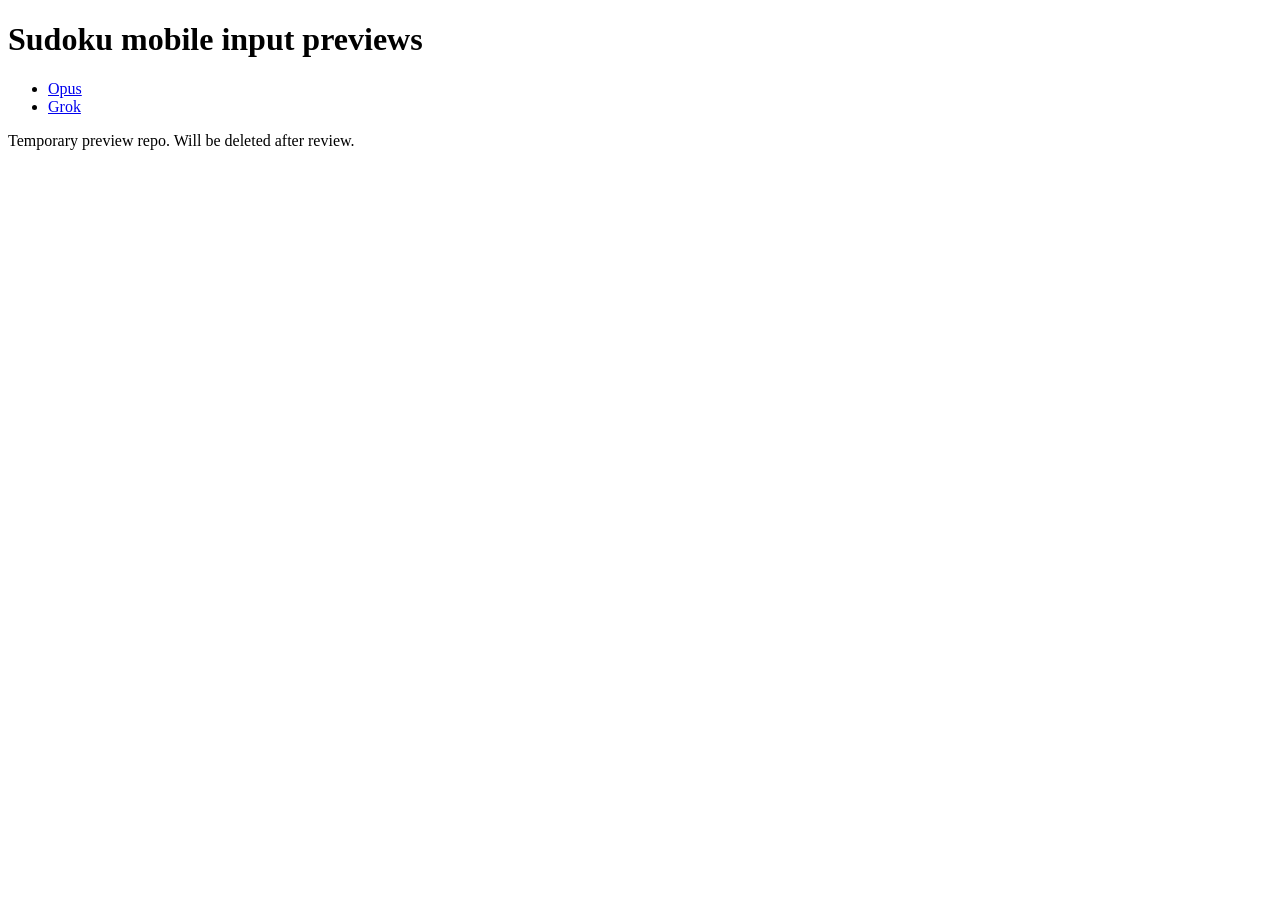
<file: index.html>
<!doctype html><meta charset="utf-8"><meta name="viewport" content="width=device-width,initial-scale=1"><title>Sudoku preview</title>
<h1>Sudoku mobile input previews</h1><ul><li><a href="opus/">Opus</a></li><li><a href="grok/">Grok</a></li></ul>
<p>Temporary preview repo. Will be deleted after review.</p>
</file>
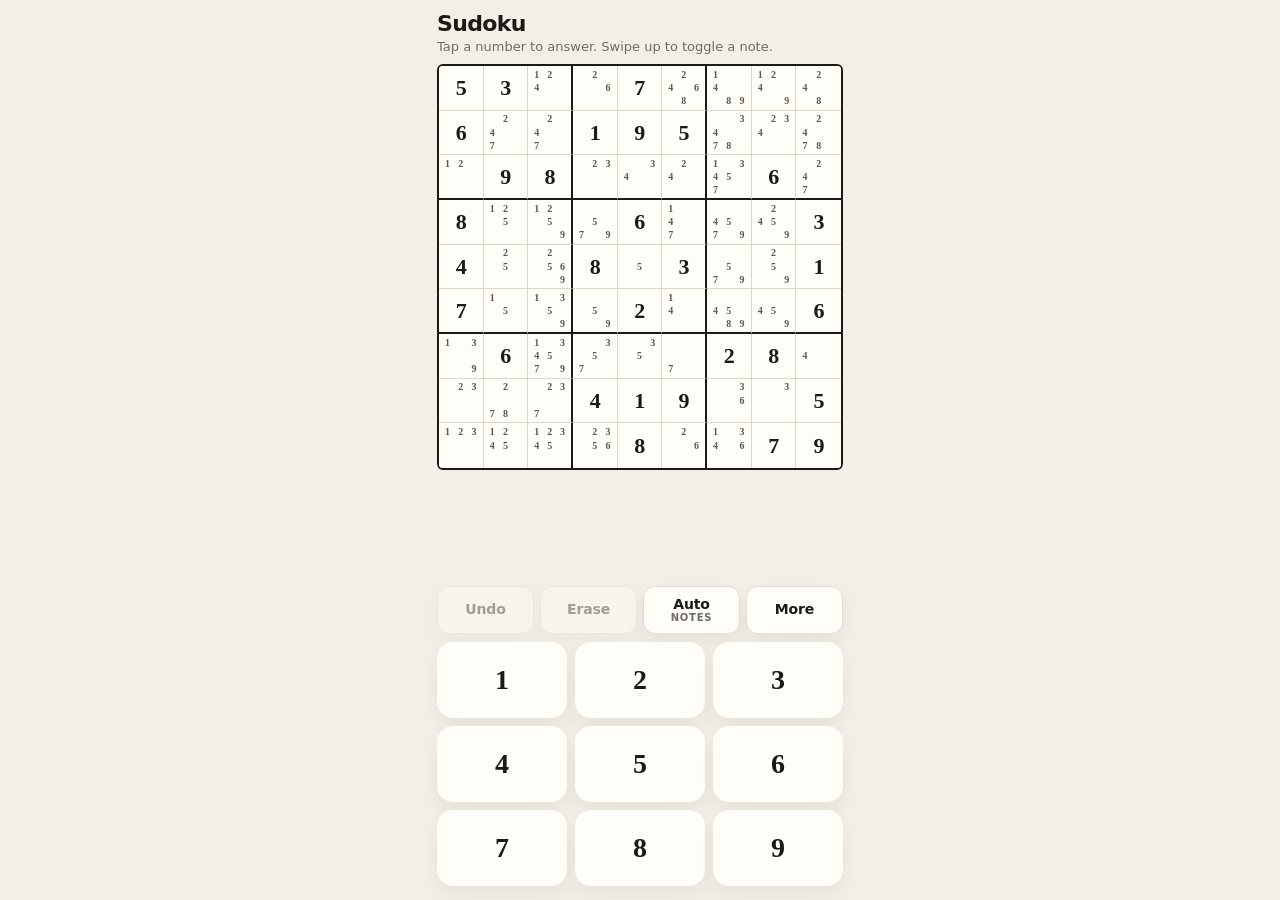
<file: grok/index.html>
<!DOCTYPE html>
<html lang="en">
  <head>
    <meta charset="UTF-8" />
    <meta name="viewport" content="width=device-width, initial-scale=1, viewport-fit=cover" />
    <title>Sudoku</title>
    <link rel="stylesheet" href="styles.css" />
  </head>
  <body>
    <div class="app">
      <header>
        <h1>Sudoku</h1>
        <p class="hint">Tap a number to answer. Swipe up to toggle a note.</p>
      </header>
      <div id="board" class="board" role="grid" aria-label="Sudoku board"></div>
      <div class="spacer" aria-hidden="true"></div>
      <div class="tools" role="toolbar" aria-label="Tools">
        <button type="button" class="tool" id="undo" disabled>
          <span class="tool-label">Undo</span>
        </button>
        <button type="button" class="tool" id="erase" disabled>
          <span class="tool-label">Erase</span>
        </button>
        <button type="button" class="tool mode" id="mode" data-mode="auto" aria-pressed="true">
          <span class="tool-label" id="mode-label">Auto</span>
          <span class="tool-sub">notes</span>
        </button>
        <button type="button" class="tool" id="more" aria-expanded="false" aria-controls="sheet">
          <span class="tool-label">More</span>
        </button>
      </div>
      <div id="keys" class="keys" aria-label="Digits"></div>
    </div>

    <div id="sheet" class="sheet" hidden>
      <div class="sheet-card" role="dialog" aria-modal="true" aria-labelledby="sheet-title">
        <h2 id="sheet-title">More</h2>
        <label class="switch-row">
          <input type="checkbox" id="cue-toggle" checked />
          <span class="switch-ui" aria-hidden="true"></span>
          <span class="switch-copy">
            <span class="switch-name">Single-candidate cue</span>
            <span class="switch-help">When a cell has one candidate left, that small digit flashes green for a moment every 15 seconds. It uses your notes, never the solution.</span>
          </span>
        </label>
        <button type="button" class="sheet-done" id="sheet-close">Done</button>
      </div>
    </div>

    <div id="finger" class="finger" hidden></div>
    <script src="app.js"></script>
  </body>
</html>
</file>
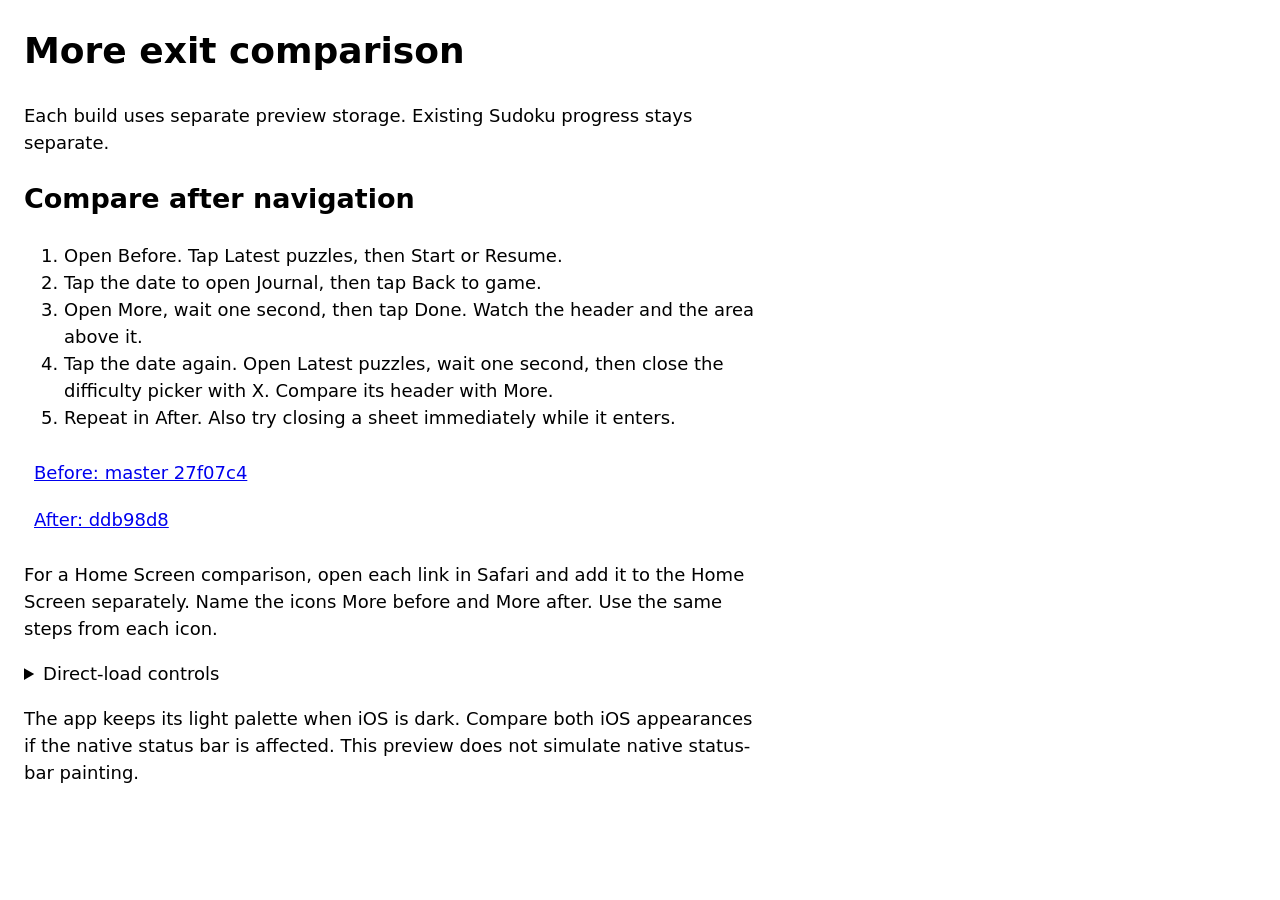
<file: more-exit-r2/index.html>
<!doctype html><html lang="en"><meta name="viewport" content="width=device-width,initial-scale=1,viewport-fit=cover"><title>More exit: iPhone comparison</title><style>body{font:18px system-ui;max-width:46rem;margin:24px;line-height:1.5}a{display:block;padding:10px}</style><h1>More exit comparison</h1><p>Each build uses separate preview storage. Existing Sudoku progress stays separate.</p><h2>Compare after navigation</h2><ol><li>Open Before. Tap Latest puzzles, then Start or Resume.</li><li>Tap the date to open Journal, then tap Back to game.</li><li>Open More, wait one second, then tap Done. Watch the header and the area above it.</li><li>Tap the date again. Open Latest puzzles, wait one second, then close the difficulty picker with X. Compare its header with More.</li><li>Repeat in After. Also try closing a sheet immediately while it enters.</li></ol><a href="master/">Before: master 27f07c4</a><a href="head/">After: ddb98d8</a><p>For a Home Screen comparison, open each link in Safari and add it to the Home Screen separately. Name the icons More before and More after. Use the same steps from each icon.</p><details><summary>Direct-load controls</summary><p>A direct page load has no incoming view animation. These controls preserve that path. Use the navigation steps above to reproduce the header difference.</p><a href="master/?shot=1&amp;freeze">Before: board fixture</a><a href="head/?shot=1&amp;freeze">After: board fixture</a></details><p>The app keeps its light palette when iOS is dark. Compare both iOS appearances if the native status bar is affected. This preview does not simulate native status-bar painting.</p></html>
</file>
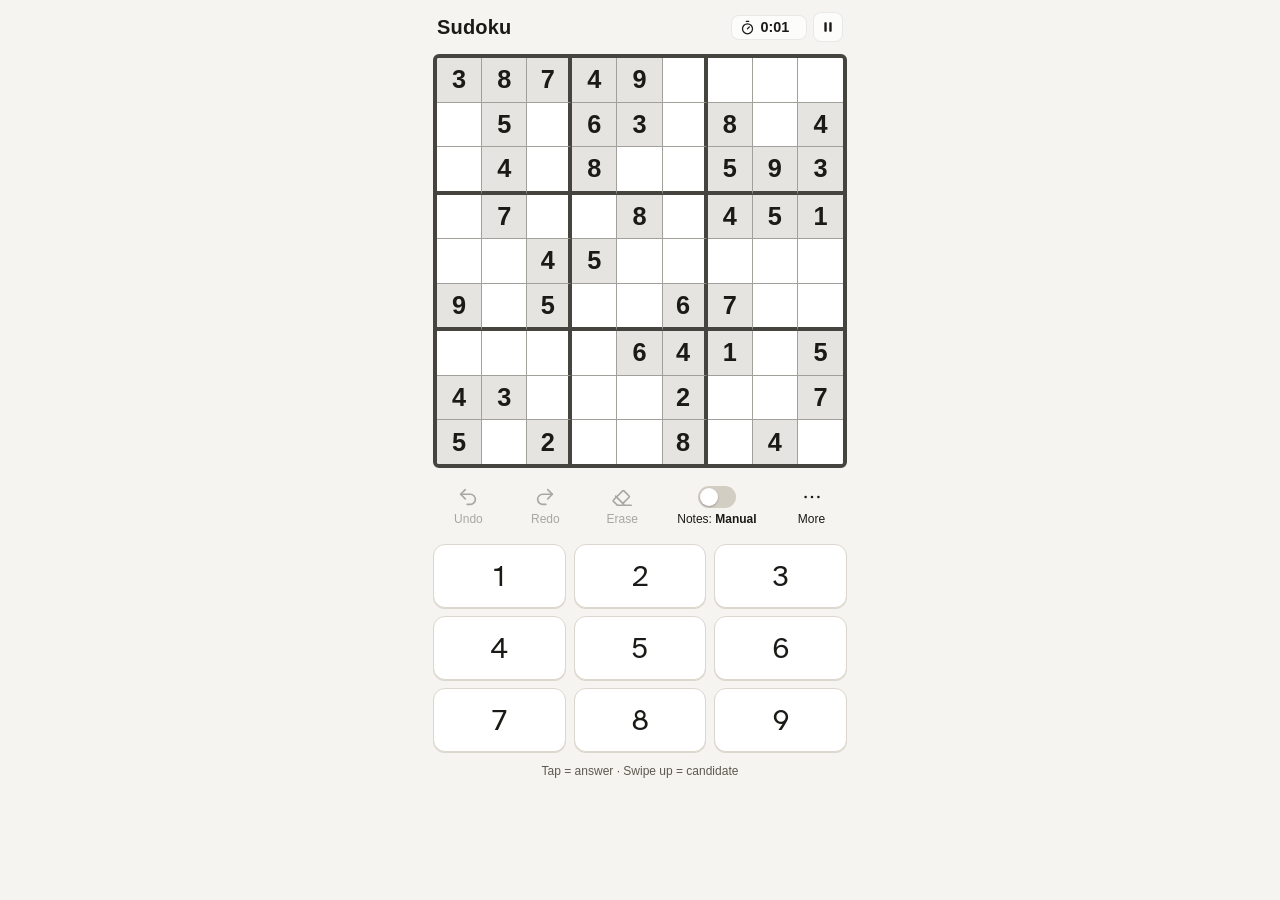
<file: opus/index.html>
<!doctype html>
<html lang="en">
<head>
  <meta charset="utf-8" />
  <meta name="viewport" content="width=device-width, initial-scale=1, viewport-fit=cover" />
  <title>Sudoku — mobile input prototype</title>
  <link rel="stylesheet" href="style.css" />
</head>
<body>
  <main class="app">
    <header class="top">
      <h1>Sudoku</h1>
      <div class="clock">
        <div class="timer" id="timer">
          <svg class="timer-icon" viewBox="0 0 24 24" aria-hidden="true">
            <line x1="10" x2="14" y1="2" y2="2" />
            <line x1="12" x2="15" y1="14" y2="11" />
            <circle cx="12" cy="14" r="8" />
          </svg>
          <span class="time" id="time" role="timer" aria-label="Elapsed time">0:00</span>
        </div>
        <button class="pause" id="pause" type="button" aria-label="Pause" aria-pressed="false">
          <svg class="icon-pause" viewBox="0 0 24 24" aria-hidden="true"><rect x="6.5" y="5" width="3.6" height="14" rx="1" /><rect x="13.9" y="5" width="3.6" height="14" rx="1" /></svg>
          <svg class="icon-play" viewBox="0 0 24 24" aria-hidden="true"><path d="M8 5.6v12.8a1 1 0 0 0 1.5.86l10.2-6.4a1 1 0 0 0 0-1.72L9.5 4.74A1 1 0 0 0 8 5.6Z" /></svg>
        </button>
      </div>
    </header>

    <div class="board-wrap">
      <div class="board" id="board" role="grid" aria-label="Sudoku board"></div>
      <div class="undo-ring" id="undo-ring" aria-hidden="true"></div>
      <div class="paused-cover" id="paused-cover" hidden>
        <p class="paused-label">Paused</p>
        <p class="paused-time" id="paused-time">0:00</p>
        <button type="button" class="resume" id="resume">Resume</button>
      </div>
    </div>

    <div class="tools" role="toolbar" aria-label="Tools">
      <button class="tool" id="undo" type="button" aria-label="Undo">
        <svg viewBox="0 0 24 24" aria-hidden="true"><path d="M9 14 4 9l5-5" /><path d="M4 9h10.5a5.5 5.5 0 0 1 0 11H11" /></svg>
        <span>Undo</span>
      </button>
      <button class="tool" id="redo" type="button" aria-label="Redo">
        <svg viewBox="0 0 24 24" aria-hidden="true"><path d="m15 14 5-5-5-5" /><path d="M20 9H9.5a5.5 5.5 0 0 0 0 11H13" /></svg>
        <span>Redo</span>
      </button>
      <button class="tool" id="erase" type="button" aria-label="Erase">
        <svg viewBox="0 0 24 24" aria-hidden="true"><path d="m7 21-4.3-4.3a1 1 0 0 1 0-1.4l10-10a1 1 0 0 1 1.4 0l5.6 5.6a1 1 0 0 1 0 1.4L13 19" /><path d="M22 21H7" /><path d="m5 11 9 9" /></svg>
        <span>Erase</span>
      </button>
      <button class="tool notes-switch" id="notes-mode" type="button" role="switch" aria-checked="false" aria-label="Auto notes">
        <span class="switch" aria-hidden="true"><span class="knob"></span></span>
        <span class="notes-label">Notes: <b id="notes-mode-label">Manual</b></span>
      </button>
      <button class="tool" id="more" type="button" aria-label="More" aria-haspopup="dialog">
        <svg viewBox="0 0 24 24" aria-hidden="true"><circle cx="5" cy="12" r="1.4" /><circle cx="12" cy="12" r="1.4" /><circle cx="19" cy="12" r="1.4" /></svg>
        <span>More</span>
      </button>
    </div>

    <div class="keypad" id="keypad" aria-label="Number keypad"></div>
    <p class="hint">Tap = answer · Swipe up = candidate</p>
  </main>

  <div class="sheet-backdrop" id="sheet-backdrop" hidden></div>
  <section class="sheet" id="sheet" role="dialog" aria-label="More options" hidden>
    <h2>Options</h2>
    <div class="row" id="opt-single-row">
      <span>
        <b id="opt-single-title">Single-candidate cue</b>
        <small id="opt-single-desc">Flash lone candidates every 30s</small>
        <small class="only-auto" id="opt-single-hint">Only available with Auto notes</small>
      </span>
      <button type="button" class="opt-switch" id="opt-single" role="switch" aria-checked="true"
        aria-labelledby="opt-single-title" aria-describedby="opt-single-desc opt-single-hint">
        <span class="switch" aria-hidden="true"><span class="knob"></span></span>
      </button>
    </div>
    <button type="button" class="row-btn primary" id="sheet-close">Done</button>
    <button type="button" class="text-btn" id="opt-reset">Restart puzzle</button>
  </section>

  <div class="confirm-backdrop" id="confirm-backdrop" hidden></div>
  <section class="confirm" id="confirm-restart" role="alertdialog" aria-modal="true"
    aria-labelledby="confirm-title" aria-describedby="confirm-body" hidden>
    <h2 id="confirm-title">Restart puzzle?</h2>
    <p id="confirm-body">Your progress will be lost.</p>
    <div class="confirm-actions">
      <button type="button" class="row-btn" id="confirm-cancel">Cancel</button>
      <button type="button" class="row-btn danger" id="confirm-ok">Restart</button>
    </div>
  </section>

  <script type="module" src="app.js"></script>
</body>
</html>
</file>
<file: grok/styles.css>
:root {
  --paper: #f3efe6;
  --card: #fffdf8;
  --ink: #1c1917;
  --blue: #1d4e89;
  --blue-soft: #d9e6f5;
  --peer: #e7eef6;
  --same: #f6e4c6;
  --red: #dc2626;
  --red-soft: #fdecec;
  --green: #15803d;
  --green-soft: #e5f6ea;
  --line: #ddd6c8;
  --muted: #6f6a64;
  --shadow: 0 8px 20px rgba(28, 25, 23, 0.06);
  color-scheme: light;
  font-family: "Avenir Next", "Segoe UI", system-ui, sans-serif;
}

* { box-sizing: border-box; }

html, body {
  margin: 0;
  height: 100%;
  background: var(--paper);
  color: var(--ink);
  overflow: hidden;
  overscroll-behavior: none;
}

body {
  user-select: none;
  -webkit-user-select: none;
  -webkit-tap-highlight-color: transparent;
}

button, input { font: inherit; color: inherit; }

.app {
  height: 100%;
  max-width: 430px;
  margin: 0 auto;
  padding: 12px 12px 14px;
  display: flex;
  flex-direction: column;
  gap: 8px;
}

header { flex: none; }

h1 {
  margin: 0;
  font-size: 22px;
  line-height: 1.1;
  font-weight: 650;
  letter-spacing: -0.03em;
}

.hint {
  margin: 3px 0 0;
  color: var(--muted);
  font-size: 13px;
  line-height: 1.3;
}

.board {
  flex: none;
  width: 100%;
  aspect-ratio: 1;
  display: grid;
  grid-template-columns: repeat(9, 1fr);
  grid-template-rows: repeat(9, 1fr);
  border: 2px solid var(--ink);
  border-radius: 6px;
  overflow: hidden;
  background: var(--card);
}

.spacer { flex: 1 1 8px; min-height: 8px; }

.cell {
  position: relative;
  min-width: 0;
  min-height: 0;
  padding: 0;
  border: 0;
  border-right: 1px solid var(--line);
  border-bottom: 1px solid var(--line);
  background: var(--card);
  cursor: pointer;
  border-radius: 0;
}

.cell.c2, .cell.c5 { border-right: 2px solid var(--ink); }
.cell.r2, .cell.r5 { border-bottom: 2px solid var(--ink); }
.cell.c8 { border-right: none; }
.cell.r8 { border-bottom: none; }

.cell.peer { background: var(--peer); }
.cell.same { background: var(--same); }
.cell.conflict { background: var(--red-soft); }
.cell.selected {
  background: var(--blue-soft);
  box-shadow: inset 0 0 0 2px var(--blue);
}
.cell.selected.conflict { background: var(--red-soft); }

.value {
  position: absolute;
  inset: 0;
  display: none;
  align-items: center;
  justify-content: center;
  font-family: Georgia, "Iowan Old Style", "Palatino Linotype", serif;
  font-size: 22px;
  font-weight: 600;
  font-variant-numeric: tabular-nums;
  letter-spacing: -0.03em;
}

.cell.has-value .value { display: flex; }
.cell.given .value { color: var(--ink); font-weight: 700; }
.cell.entry .value { color: var(--blue); }
.cell.conflict .value { color: var(--red); }

.notes {
  position: absolute;
  inset: 2px;
  display: grid;
  grid-template-columns: repeat(3, 1fr);
  grid-template-rows: repeat(3, 1fr);
  overflow: visible;
}

.cell.has-value .notes { visibility: hidden; }

.note {
  display: flex;
  align-items: center;
  justify-content: center;
  font-family: Georgia, "Iowan Old Style", "Palatino Linotype", serif;
  font-size: 10px;
  line-height: 1;
  font-weight: 600;
  color: transparent;
  font-variant-numeric: tabular-nums;
  border-radius: 2px;
}

.note.on { color: #5c564f; }
.cell.selected .note.on { color: var(--blue); }
.note.on.cue,
.cell.selected .note.on.cue {
  background: rgba(34, 197, 94, 0.2);
  color: #15803d;
  border: 2px solid #22c55e;
  border-radius: 4px;
  font-weight: 600;
  animation: pulse-glow 2s ease-in-out infinite;
  position: relative;
  z-index: 3;
}
.note.preview { color: rgba(29, 78, 137, 0.42); }
.note.preview-remove { opacity: 0.28; }
.note.arriving { color: transparent; }

.note.flash {
  animation: note-flash 180ms ease-out;
}

.dot {
  display: none;
  position: absolute;
  width: 5px;
  height: 5px;
  right: 2px;
  bottom: 2px;
  border-radius: 50%;
  background: var(--red);
  animation: none;
  pointer-events: none;
}

.cell.conflict .dot { display: block; }

.tools {
  flex: none;
  display: grid;
  grid-template-columns: repeat(4, 1fr);
  gap: 6px;
}

.tool {
  height: 48px;
  border: 1px solid #e4ddd0;
  border-radius: 12px;
  background: var(--card);
  box-shadow: var(--shadow);
  display: flex;
  flex-direction: column;
  align-items: center;
  justify-content: center;
  gap: 1px;
  cursor: pointer;
  padding: 0 4px;
}

.tool:disabled { opacity: 0.38; cursor: default; }

.tool-label {
  font-size: 14px;
  font-weight: 650;
  letter-spacing: -0.01em;
  line-height: 1.1;
}

.tool-sub {
  font-size: 10px;
  font-weight: 650;
  letter-spacing: 0.08em;
  text-transform: uppercase;
  color: var(--muted);
  line-height: 1;
}

.tool.mode[data-mode="manual"] {
  background: var(--blue);
  border-color: var(--blue);
  color: white;
}

.tool.mode[data-mode="manual"] .tool-sub { color: rgba(255, 255, 255, 0.78); }

.keys {
  flex: none;
  display: grid;
  grid-template-columns: repeat(3, 1fr);
  gap: 8px;
  touch-action: none;
}

.key {
  position: relative;
  height: 76px;
  border: 0;
  border-radius: 16px;
  background: var(--card);
  box-shadow: var(--shadow);
  cursor: pointer;
  touch-action: none;
  transition: transform 80ms ease-out, background-color 80ms ease-out;
  padding: 0;
}

.key.pressed { transform: scale(0.94); }

.key.on { background: var(--blue); }
.key.on .digit { color: white; }
.key.armed.add { background: #e8f0fa; }
.key.armed.remove { background: #fdf2f2; }
.key.on.armed { background: var(--blue); }

.digit {
  font-family: Georgia, "Iowan Old Style", "Palatino Linotype", serif;
  font-size: 28px;
  font-weight: 600;
  color: var(--ink);
  font-variant-numeric: tabular-nums;
  transition: opacity 80ms ease-out;
}

.key.dragging .digit { opacity: 0.16; }

.bar {
  position: absolute;
  top: 7px;
  left: 22px;
  right: 22px;
  height: 4px;
  border-radius: 99px;
  background: transparent;
  transition: background-color 80ms ease-out;
}

.key.armed.add .bar { background: var(--blue); }
.key.armed.remove .bar { background: var(--red); }
.key.on.armed .bar { background: white; }

.label {
  position: absolute;
  left: 4px;
  right: 4px;
  bottom: 8px;
  font-size: 11px;
  font-weight: 700;
  letter-spacing: -0.01em;
  color: var(--blue);
  opacity: 0;
  pointer-events: none;
}

.key.dragging .label { opacity: 1; }
.key.dragging.remove .label { color: var(--red); }
.key.on .label { color: white; }
.key.on.dragging.remove .label { color: #fecaca; }

.key.flash { animation: key-flash 180ms ease-out; }

.sheet {
  position: fixed;
  inset: 0;
  z-index: 40;
  background: rgba(28, 25, 23, 0.36);
  display: flex;
  align-items: flex-end;
  justify-content: center;
}

.sheet[hidden] { display: none; }

.sheet-card {
  width: min(430px, 100%);
  background: var(--card);
  border-radius: 18px 18px 0 0;
  padding: 18px 18px 22px;
  box-shadow: 0 -10px 30px rgba(28, 25, 23, 0.12);
}

.sheet-card h2 {
  margin: 0 0 14px;
  font-size: 18px;
  letter-spacing: -0.02em;
}

.switch-row {
  display: flex;
  gap: 12px;
  align-items: flex-start;
  cursor: pointer;
}

.switch-row { position: relative; }

.switch-row input {
  position: absolute;
  opacity: 0;
  width: 44px;
  height: 26px;
  margin: 0;
  top: 2px;
  left: 0;
  cursor: pointer;
}

.switch-ui {
  flex: none;
  width: 44px;
  height: 26px;
  margin-top: 2px;
  border-radius: 99px;
  background: #d6d0c6;
  position: relative;
  transition: background-color 120ms ease-out;
}

.switch-ui::after {
  content: "";
  position: absolute;
  top: 3px;
  left: 3px;
  width: 20px;
  height: 20px;
  border-radius: 50%;
  background: white;
  transition: transform 120ms ease-out;
}

.switch-row input:checked + .switch-ui { background: var(--green); }
.switch-row input:checked + .switch-ui::after { transform: translateX(18px); }
.switch-row input:focus-visible + .switch-ui { outline: 2px solid var(--blue); outline-offset: 2px; }

.switch-copy { display: flex; flex-direction: column; gap: 4px; }
.switch-name { font-weight: 700; font-size: 15px; }
.switch-help { color: var(--muted); font-size: 13px; line-height: 1.35; }

.sheet-done {
  margin-top: 16px;
  width: 100%;
  height: 44px;
  border: 0;
  border-radius: 12px;
  background: var(--ink);
  color: white;
  font-weight: 700;
  cursor: pointer;
}

.finger {
  position: fixed;
  z-index: 70;
  width: 34px;
  height: 34px;
  margin-left: -17px;
  margin-top: -17px;
  border-radius: 50%;
  background: rgba(29, 78, 137, 0.28);
  border: 2px solid rgba(29, 78, 137, 0.85);
  box-shadow: 0 0 0 6px rgba(29, 78, 137, 0.12);
  pointer-events: none;
}

.finger[hidden] { display: none; }

.ghost {
  position: fixed;
  z-index: 60;
  margin: 0;
  pointer-events: none;
  font-family: Georgia, "Iowan Old Style", "Palatino Linotype", serif;
  font-weight: 600;
  font-variant-numeric: tabular-nums;
  line-height: 1;
  color: var(--blue);
  text-shadow: 0 10px 18px rgba(28, 25, 23, 0.16);
}

.ghost.remove { color: var(--red); }

@keyframes pulse-glow {
  0%, 100% { box-shadow: 0 0 5px rgba(34, 197, 94, 0.3); }
  50% { box-shadow: 0 0 15px rgba(34, 197, 94, 0.6); }
}

@keyframes note-flash {
  0% { background: rgba(29, 78, 137, 0.32); }
  100% { background: transparent; }
}

@keyframes key-flash {
  0% { background: #e7f0fb; }
  100% { background: var(--card); }
}

@media (prefers-reduced-motion: reduce) {
  .key { transition: none; }
  .digit { transition: none; }
  .note.flash,
  .key.flash,
  .note.on.cue { animation: none; }
  .note.on.cue { box-shadow: 0 0 5px rgba(34, 197, 94, 0.45); }
}
</file>
<file: opus/style.css>
@font-face {
  font-family: "Atkinson Hyperlegible";
  font-style: normal;
  font-weight: 400;
  font-display: block;
  src: url("fonts/atkinson-hyperlegible-latin-400-normal.woff2") format("woff2");
}

:root {
  --page-bg: #f5f4f0;
  --board-bg: #ffffff;
  --given-bg: #e5e4e0;
  --ink: #1c1a16;
  --given-ink: #1c1a16;
  --answer-ink: #1c1a16;
  --given-weight: 700;
  --answer-weight: 400;
  --digit-font: -apple-system, BlinkMacSystemFont, "SF Pro Text", "Segoe UI", Roboto, sans-serif;
  --digit-size: 0.55;
  --cand-size: 0.28;
  --cand-weight: 400;
  --cand: #757169;
  --cand-on-selected: #635f58;
  --line-thin: #a2a09b;
  --line-thin-w: 1px;
  --line-box: #46443f;
  --line-box-w: 3px;
  --line-box-w-wide: 4px;
  --line-outer: #46443f;
  --line-outer-w: 3px;
  --line-outer-w-wide: 4px;
  --board-radius: 6px;
  --same-digit: #fbe08a;
  --same-digit-given: #f1d377;
  --sel-ring: #2a56c6;
  --sel-ring-w: 2px;
  --sel-bg: #d3e0f8;
  --sel-ink: #1c1a16;
  --chip-bg: #fcefbe;
  --chip-line: #e1c76e;
  --chip-ink: #7a4b08;
  --chip-weight: 400;
  --chip-size: 0.32;
  --undo-ring: #d4501a;
  --conflict: #c02f2f;
  --conflict-bg: #fbe2e0;
  --ui-font: -apple-system, BlinkMacSystemFont, "SF Pro Text", "Segoe UI", Roboto, sans-serif;
  --ui-ink: #1c1a16;
  --ui-secondary: #5d584f;
  --switch-on: #1c1a16;
  --switch-off: #d3cec4;
  --switch-knob: #ffffff;
  --switch-disabled: #dfe2e8;
  --switch-disabled-knob: #f4f5f7;
  --timer-ink: #1c1a16;
  --timer-bg: rgb(255 255 255 / 0.7);
  --timer-line: rgb(0 0 0 / 0.08);
  --key-bg: #ffffff;
  --key-line: #dcd7cd;
  --key-shadow: 0 1px 0 #dcd7cd;
  --key-radius: 12px;
  --key-font: "Atkinson Hyperlegible", Verdana, sans-serif;
  --key-size: 30px;
  --key-weight: 400;
  --key-ink: #1c1a16;
  --key-pressed: #eef1f7;
  --key-pressed-illegal: #ece9e2;
  --cue: #2f9e5a;
  --cue-ink: #15803d;
  --cue-line: #22c55e;
  --cue-fill: rgb(34 197 94 / 0.2);
  --on-accent: #ffffff;
  --overlay: rgb(0 0 0 / 0.3);
  --overlay-strong: rgb(0 0 0 / 0.35);
  --paused-cover: #ebe8e1;
  --shadow-knob: 0 1px 2px rgb(0 0 0 / 0.25);
  --shadow-dialog: 0 10px 30px rgb(0 0 0 / 0.2);
  --cell: calc((min(100vw, 430px) - 16px) / 9);
  font-family: var(--ui-font);
  color: var(--ui-ink);
  background: var(--page-bg);
}

* { box-sizing: border-box; }

html, body {
  margin: 0;
  touch-action: manipulation;
  height: 100%;
  overscroll-behavior: none;
  -webkit-tap-highlight-color: transparent;
  -webkit-user-select: none;
  user-select: none;
}

.app {
  max-width: 430px;
  margin: 0 auto;
  padding: 8px 8px 16px;
  display: flex;
  flex-direction: column;
  gap: 12px;
}

.top {
  display: flex;
  align-items: baseline;
  justify-content: space-between;
  padding: 4px 4px 0;
}
.top h1 { font-size: 20px; margin: 0; letter-spacing: 0.2px; }
@media (hover: hover) and (pointer: fine) { .top h1 { cursor: pointer; } }
.top { align-items: center; }
.clock { display: flex; align-items: center; gap: 6px; }
.timer {
  display: flex;
  align-items: center;
  gap: 6px;
  background: var(--timer-bg);
  border: 1px solid var(--timer-line);
  border-radius: 8px;
  padding: 4px 8px;
  color: var(--timer-ink);
}
.timer-icon {
  width: 15px;
  height: 15px;
  flex: none;
  stroke: currentColor;
  fill: none;
  stroke-width: 2;
  stroke-linecap: round;
  stroke-linejoin: round;
}
.time {
  font-size: 0.9rem;
  font-weight: 600;
  color: var(--timer-ink);
  font-variant-numeric: tabular-nums;
  line-height: 1;
  min-width: 2.6em;
}
.timer.done .time { color: var(--cue); }
.pause {
  appearance: none;
  width: 30px;
  height: 30px;
  display: grid;
  place-items: center;
  border: 1px solid var(--timer-line);
  border-radius: 8px;
  background: var(--timer-bg);
  color: var(--timer-ink);
  cursor: pointer;
  touch-action: manipulation;
}
.pause svg { width: 16px; height: 16px; fill: currentColor; }
.pause .icon-play, .paused .pause .icon-pause { display: none; }
.paused .pause .icon-play { display: block; }

.board-wrap { position: relative; }
.paused-cover {
  position: absolute;
  inset: 0;
  z-index: 20;
  border-radius: var(--board-radius);
  background: var(--paused-cover);
  display: flex;
  flex-direction: column;
  align-items: center;
  justify-content: center;
  gap: 6px;
}
.paused-cover[hidden] { display: none; }
.paused-cover p { margin: 0; }
.paused-label {
  font-size: 13px;
  font-weight: 600;
  letter-spacing: 0.08em;
  text-transform: uppercase;
  color: var(--ui-secondary);
}
.paused-time {
  font-size: 56px;
  font-weight: 600;
  line-height: 1.1;
  color: var(--ui-ink);
  font-variant-numeric: tabular-nums;
  margin-bottom: 18px !important;
}
.resume {
  appearance: none;
  border: none;
  border-radius: 10px;
  padding: 10px 28px;
  font: inherit;
  font-weight: 600;
  background: var(--sel-ring);
  color: var(--on-accent);
  cursor: pointer;
}
.paused .board { visibility: hidden; }
.paused .tools, .paused .keypad { opacity: 0.4; pointer-events: none; }

/* ---------- board ---------- */
.board {
  display: grid;
  grid-template-columns: repeat(9, 1fr);
  width: 100%;
  aspect-ratio: 1;
  background: var(--board-bg);
  border: var(--line-outer-w) solid var(--line-outer);
  border-radius: var(--board-radius);
  overflow: hidden;
  touch-action: manipulation;
}

.cell {
  position: relative;
  display: grid;
  place-items: center;
  border-right: var(--line-thin-w) solid var(--line-thin);
  border-bottom: var(--line-thin-w) solid var(--line-thin);
  font-family: var(--digit-font);
  font-size: calc(var(--cell) * var(--digit-size));
  font-variant-numeric: tabular-nums;
  cursor: pointer;
  background: var(--board-bg);
  color: var(--answer-ink);
  touch-action: manipulation;
}
.cell .v { touch-action: manipulation; }
.cell[data-c="2"], .cell[data-c="5"] { border-right: var(--line-box-w) solid var(--line-box); }
.cell[data-c="8"] { border-right: none; }
.cell[data-r="2"], .cell[data-r="5"] { border-bottom: var(--line-box-w) solid var(--line-box); }
.cell[data-r="8"] { border-bottom: none; }

.cell.given { background: var(--given-bg); }
.cell.same { background: var(--same-digit); }
.cell.same.given { background: var(--same-digit-given); }
.cell.selected {
  background: var(--sel-bg);
  box-shadow: inset 0 0 0 var(--sel-ring-w) var(--sel-ring);
  z-index: 1;
}

.cell .v { line-height: 1; }
.cell.given.selected { background: var(--sel-bg); }
.cell.given .v { color: var(--given-ink); font-weight: var(--given-weight); }
.cell.user .v { color: var(--answer-ink); font-weight: var(--answer-weight); }
.cell.selected .v { color: var(--sel-ink); }

.cell.conflict .v { color: var(--conflict); }
.board .cell.conflict { background: var(--conflict-bg); }
.cell.conflict::after {
  content: "";
  position: absolute;
  top: 3px;
  right: 3px;
  width: 5px;
  height: 5px;
  border-radius: 50%;
  background: var(--conflict);
}

.notes {
  position: absolute;
  inset: 1px;
  display: grid;
  grid-template-columns: repeat(3, 1fr);
  grid-template-rows: repeat(3, 1fr);
  pointer-events: none;
}
.n {
  display: grid;
  place-items: center;
  font-size: calc(var(--cell) * var(--cand-size));
  font-weight: var(--cand-weight);
  line-height: 1;
  color: var(--cand);
  opacity: 0;
  border-radius: 3px;
}
.n.on { opacity: 1; }
.cell.selected .n { color: var(--cand-on-selected); }
.n.on.match {
  place-self: center;
  width: calc(var(--cell) * var(--chip-size));
  height: calc(var(--cell) * var(--chip-size));
  color: var(--chip-ink);
  font-weight: var(--chip-weight);
  background: var(--chip-bg);
  box-shadow: 0 0 0 0.5px var(--chip-line);
  border-radius: 3.5px;
}
.cell.selected .n.on.match { color: var(--chip-ink); }
.n.hidden-pending { opacity: 0 !important; }
.board.shift-aim, .board.shift-aim .cell { cursor: crosshair; }
/* Shift-hover snap: bold ink with an ink outline; on a yellow chip the chip keeps its fill. */
.n.on.aim {
  position: relative;
  z-index: 2;
  place-self: center;
  width: calc(var(--cell) * var(--chip-size));
  height: calc(var(--cell) * var(--chip-size));
  border-radius: 3.5px;
  color: var(--ink);
  font-weight: 700;
  box-shadow: 0 0 0 1.5px var(--ink);
  animation: none;
}
.n.on.aim:not(.match) { background: transparent; }
.n.preview-add { opacity: 0.45; color: var(--sel-ring); }
.n.preview-remove { opacity: 0.55; color: var(--conflict); text-decoration: line-through; }
.n.flash { animation: note-flash 220ms ease-out; }
.n.on.lone-flash {
  position: relative;
  z-index: 1;
  background: var(--cue-fill);
  color: var(--cue-ink);
  font-weight: 600;
  box-shadow: 0 0 0 1px var(--cue-line), 0 0 5px color-mix(in srgb, var(--cue-line) 30%, transparent);
  animation: lone-glow 1.5s ease-in-out;
}
.cell.undo-target { z-index: 3; }
.cell.undo-target::before {
  content: "";
  position: absolute;
  inset: 1px;
  border: 2.5px solid var(--undo-ring);
  border-radius: 4px;
  box-shadow: 0 0 0 3px color-mix(in srgb, var(--undo-ring) 18%, transparent);
  pointer-events: none;
  animation: undo-target var(--ring-ms, 620ms) cubic-bezier(0.22, 1, 0.36, 1) forwards;
}
.cell.blocked { animation: blocked 300ms ease-out; }
.board .cell.blocking {
  background-color: color-mix(in srgb, var(--undo-ring) 24%, var(--board-bg));
  box-shadow: inset 0 0 0 2px color-mix(in srgb, var(--undo-ring) 70%, transparent);
}
@keyframes blocked {
  from {
    background-color: color-mix(in srgb, var(--undo-ring) 24%, var(--board-bg));
    box-shadow: inset 0 0 0 2px color-mix(in srgb, var(--undo-ring) 70%, transparent);
  }
}
.undo-ring {
  position: absolute;
  left: 0;
  top: 0;
  z-index: 4;
  box-sizing: border-box;
  border: 2.5px solid var(--undo-ring);
  border-radius: 4px;
  box-shadow: 0 0 0 3px color-mix(in srgb, var(--undo-ring) 18%, transparent);
  pointer-events: none;
  opacity: 0;
}
@keyframes undo-target {
  0% { opacity: 0; transform: scale(1.9); }
  38% { opacity: 1; transform: scale(1); }
  75% { opacity: 1; transform: scale(1); }
  100% { opacity: 0; transform: scale(1); }
}
.board.quiet .cell.same:not(.conflict) { background: var(--board-bg); }
.board.quiet .cell.same.given:not(.conflict) { background: var(--given-bg); }
.board.quiet .n.on.match:not(.lone-flash) {
  color: var(--cand);
  background: transparent;
  box-shadow: none;
}
.board.hl-in .cell.same:not(.conflict) { animation: same-in 150ms ease-out; }
.board.hl-in .cell.same.given:not(.conflict) { animation-name: same-in-given; }
@keyframes same-in-given { from { background-color: var(--given-bg); } }
.board.hl-in .n.on.match:not(.lone-flash) { animation: chip-in 150ms ease-out; }
@keyframes same-in { from { background-color: var(--board-bg); } }
@keyframes chip-in {
  from { color: var(--cand); background-color: transparent; box-shadow: 0 0 0 0.5px transparent; }
}
.v.undo-in, .n.undo-in { animation: undo-in 360ms cubic-bezier(0.22, 1, 0.36, 1); }
@keyframes undo-in {
  from { opacity: 0; transform: scale(1.6); }
  to { opacity: 1; transform: scale(1); }
}
.v.undo-out, .n.undo-out { animation: undo-out 360ms ease-out forwards; }
@keyframes undo-out {
  from { opacity: 1; transform: scale(1); }
  to { opacity: 0; transform: scale(0.5); }
}
@keyframes lone-glow {
  0%, 100% { box-shadow: 0 0 0 1px var(--cue-line), 0 0 4px color-mix(in srgb, var(--cue-line) 30%, transparent); }
  50% { box-shadow: 0 0 0 1px var(--cue-line), 0 0 10px color-mix(in srgb, var(--cue-line) 60%, transparent); }
}
@keyframes note-flash {
  from { background: color-mix(in srgb, var(--sel-ring) 40%, transparent); }
  to { background: transparent; }
}

/* ---------- tools ---------- */
.tools {
  display: grid;
  grid-template-columns: 1fr 1fr 1fr 1.5fr 1fr;
  gap: 6px;
}
.tool {
  appearance: none;
  border: none;
  background: transparent;
  color: var(--ui-ink);
  font: inherit;
  font-size: 12px;
  padding: 6px 2px;
  border-radius: 10px;
  display: flex;
  flex-direction: column;
  align-items: center;
  gap: 4px;
  cursor: pointer;
  touch-action: manipulation;
}
.tool:active { background: var(--key-pressed); }
.tool:disabled { opacity: 0.35; cursor: default; background: transparent; }
/* Disabled controls drop out of hit testing so a tap lands on their container,
   whose touch-action and the document touchend guard still apply. */
button, [role="switch"] { touch-action: manipulation; }
button:disabled { pointer-events: none; }
.tool svg {
  width: 22px;
  height: 22px;
  fill: none;
  stroke: currentColor;
  stroke-width: 1.8;
  stroke-linecap: round;
  stroke-linejoin: round;
}
.tool svg circle { fill: currentColor; stroke: none; }
.switch {
  width: 38px;
  height: 22px;
  border-radius: 11px;
  background: var(--switch-off);
  position: relative;
  transition: background 160ms ease-out;
}
.knob {
  position: absolute;
  top: 2px;
  left: 2px;
  width: 18px;
  height: 18px;
  border-radius: 50%;
  background: var(--switch-knob);
  box-shadow: var(--shadow-knob);
  transition: transform 160ms ease-out;
}
.notes-switch[aria-checked="true"] .switch,
.opt-switch[aria-checked="true"] .switch { background: var(--switch-on); }
.notes-switch[aria-checked="true"] .knob,
.opt-switch[aria-checked="true"] .knob { transform: translateX(16px); }

/* ---------- keypad ---------- */
.keypad {
  display: grid;
  grid-template-columns: repeat(3, 1fr);
  gap: 8px;
  touch-action: none;
}
.key {
  position: relative;
  height: 64px;
  border-radius: var(--key-radius);
  background: var(--key-bg);
  border: 1px solid var(--key-line);
  box-shadow: var(--key-shadow);
  display: grid;
  place-items: center;
  font-family: var(--key-font);
  font-size: var(--key-size);
  font-weight: var(--key-weight);
  color: var(--key-ink);
  touch-action: none;
  cursor: pointer;
  transition: transform 80ms ease-out, background 80ms ease-out;
  overflow: visible;
}
.key::before {
  content: "";
  position: absolute;
  top: 0;
  left: 18%;
  right: 18%;
  height: 3px;
  border-radius: 0 0 3px 3px;
  background: transparent;
  transition: background 80ms ease-out;
}
.key.pressed { transform: scale(0.95); background: var(--key-pressed); }
.key.pressed.illegal { background: var(--key-pressed-illegal); }
.key.armed::before { background: var(--sel-ring); }
.key.armed.remove::before { background: var(--conflict); }
.key.armed.illegal::before { background: var(--undo-ring); }
.key .digit {
  font-size: inherit;
  font-weight: inherit;
  line-height: 1;
}
.key.lifted .digit { opacity: 0; }
.key .label {
  position: absolute;
  top: 6px;
  left: 0;
  right: 0;
  text-align: center;
  font-family: var(--ui-font);
  font-size: 10px;
  font-weight: 600;
  letter-spacing: 0.2px;
  color: var(--sel-ring);
  opacity: 0;
  transition: opacity 80ms ease-out;
}
.key.remove .label { color: var(--conflict); }
.key.illegal .label { color: var(--undo-ring); }
.key.show-label .label { opacity: 1; }
.key.flash { animation: key-flash 220ms ease-out; }
@keyframes key-flash {
  from { background: color-mix(in srgb, var(--conflict) 22%, var(--key-bg)); }
  to { background: var(--key-bg); }
}

.lift {
  position: fixed;
  left: 0;
  top: 0;
  z-index: 50;
  pointer-events: none;
  font-family: var(--key-font);
  font-size: var(--key-size);
  font-weight: var(--key-weight);
  line-height: 1;
  color: var(--key-ink);
  will-change: transform, opacity;
}
.lift.add { color: var(--sel-ring); }
.lift.remove { color: var(--conflict); }
.lift.illegal { color: var(--undo-ring); }

.hint {
  margin: 0;
  text-align: center;
  font-size: 12px;
  color: var(--ui-secondary);
}

/* ---------- sheet ---------- */
.sheet-backdrop {
  position: fixed;
  inset: 0;
  background: var(--overlay);
  z-index: 80;
}
.sheet {
  position: fixed;
  left: 0;
  right: 0;
  bottom: 0;
  max-width: 430px;
  margin: 0 auto;
  background: var(--board-bg);
  border-radius: 16px 16px 0 0;
  padding: 16px 16px 24px;
  z-index: 90;
  display: flex;
  flex-direction: column;
  gap: 12px;
}
.sheet[hidden], .sheet-backdrop[hidden] { display: none; }
.sheet h2 { margin: 0 0 4px; font-size: 17px; }
.sheet .row {
  display: flex;
  align-items: center;
  justify-content: space-between;
  gap: 12px;
  padding: 8px 0;
}
.sheet .row small { display: block; color: var(--ui-secondary); font-size: 12px; margin-top: 2px; }
.sheet .row .only-auto { display: none; }
.sheet .row.disabled b { color: var(--ui-secondary); }
.sheet .row.disabled #opt-single-desc { display: none; }
.sheet .row.disabled .only-auto { display: block; }
.opt-switch {
  appearance: none;
  flex: none;
  display: grid;
  border: none;
  background: none;
  padding: 4px;
  cursor: pointer;
  touch-action: manipulation;
}
.opt-switch:disabled { cursor: default; }
.opt-switch:disabled .switch { background: var(--switch-disabled); }
.opt-switch:disabled .knob { background: var(--switch-disabled-knob); box-shadow: 0 0 0 1px var(--timer-line); }
.text-btn {
  appearance: none;
  border: none;
  background: none;
  font: inherit;
  font-size: 14px;
  color: var(--ui-secondary);
  padding: 6px;
  align-self: center;
  cursor: pointer;
  text-decoration: underline;
  text-underline-offset: 3px;
}
.confirm-backdrop {
  position: fixed;
  inset: 0;
  background: var(--overlay-strong);
  z-index: 100;
}
.confirm {
  position: fixed;
  z-index: 110;
  left: 50%;
  top: 50%;
  transform: translate(-50%, -50%);
  width: min(320px, calc(100vw - 48px));
  background: var(--board-bg);
  border-radius: 14px;
  padding: 20px 18px 16px;
  box-shadow: var(--shadow-dialog);
}
.confirm[hidden], .confirm-backdrop[hidden] { display: none; }
.confirm h2 { margin: 0 0 6px; font-size: 17px; }
.confirm p { margin: 0 0 18px; color: var(--ui-secondary); font-size: 14px; }
.confirm-actions { display: grid; grid-template-columns: 1fr 1fr; gap: 10px; }
.row-btn.danger { background: var(--conflict); border-color: var(--conflict); color: var(--on-accent); font-weight: 600; }
.sheet input[type="checkbox"] { width: 22px; height: 22px; accent-color: var(--sel-ring); }
.row-btn {
  appearance: none;
  border: 1px solid var(--line-thin);
  background: var(--board-bg);
  font: inherit;
  padding: 12px;
  border-radius: 10px;
  cursor: pointer;
}
.row-btn.primary { background: var(--sel-ring); border-color: var(--sel-ring); color: var(--on-accent); font-weight: 600; }

@media (min-width: 600px) {
  .board { border-width: var(--line-outer-w-wide); }
  .cell[data-c="2"], .cell[data-c="5"] { border-right-width: var(--line-box-w-wide); }
  .cell[data-r="2"], .cell[data-r="5"] { border-bottom-width: var(--line-box-w-wide); }
}

@media (prefers-reduced-motion: reduce) {
  .n { transition: opacity 150ms linear; }
  .key, .key::before, .key .label, .switch, .knob { transition: none; }
  .key.pressed { transform: none; }
  .n.flash, .key.flash, .n.on.lone-flash { animation: none; }
  .cell.undo-target::before { animation: none; }
  .board .cell.blocked {
    animation: none;
    background-color: color-mix(in srgb, var(--undo-ring) 24%, var(--board-bg));
    box-shadow: inset 0 0 0 2px color-mix(in srgb, var(--undo-ring) 70%, transparent);
  }
}
</file>
